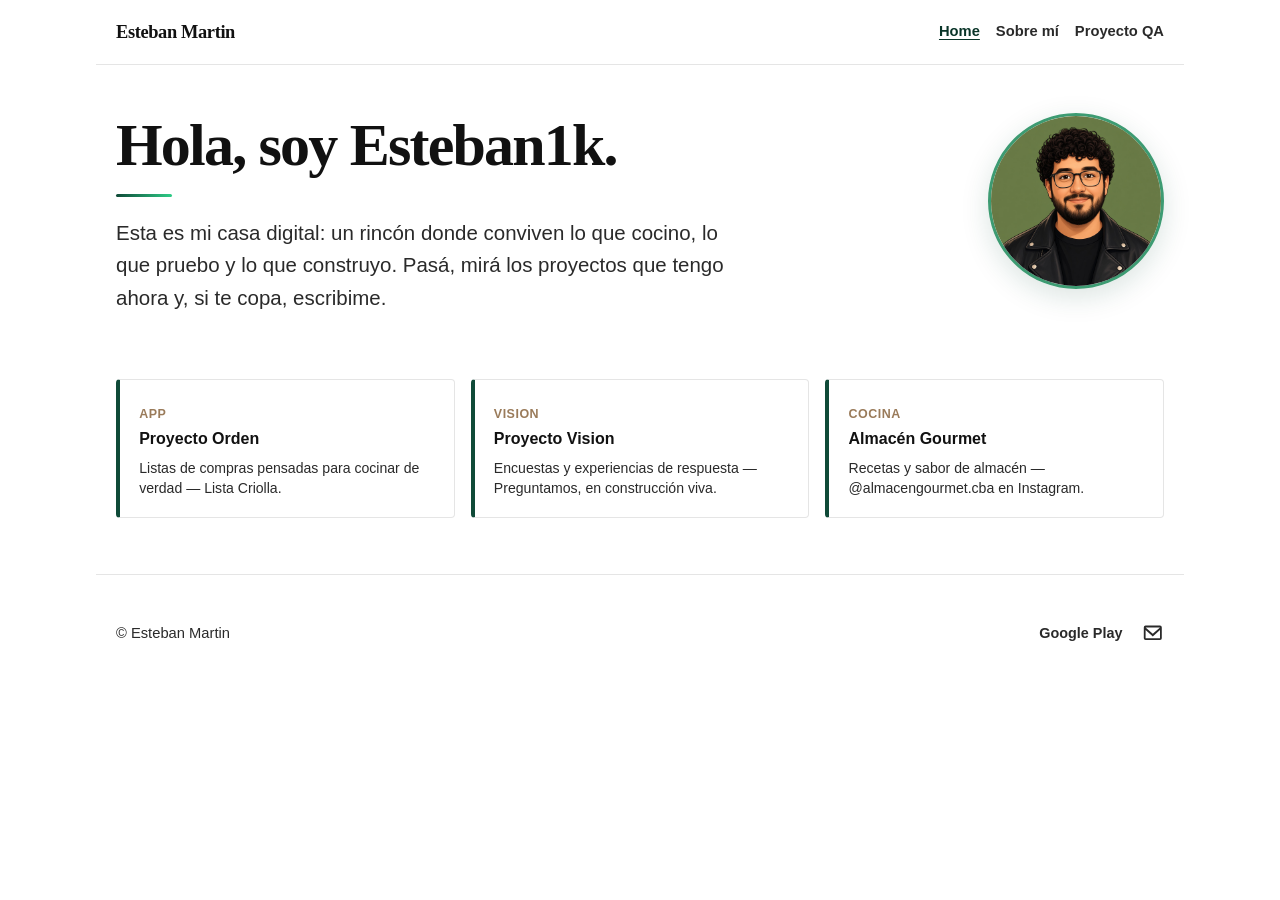
<file: index.html>
<!DOCTYPE html>
<html lang="es">
<head>
  <meta charset="utf-8" />
  <meta name="viewport" content="width=device-width, initial-scale=1" />
  <title>Esteban1k — cocina, calidad y código</title>
  <meta name="description" content="Mi casa en la web: proyectos, cocina y cómo pienso la calidad." />
  <meta name="robots" content="noindex, nofollow" />
  <link rel="stylesheet" href="assets/css/site.css" />
  <link rel="stylesheet" href="assets/css/emartin-overrides.css" />
</head>
<body>
  <a class="skip" href="#contenido">Saltar al contenido</a>
  <header class="site-header">
    <a class="logo" href="./">Esteban Martin</a>
    <nav class="nav" aria-label="Principal">
      <a href="./" aria-current="page">Home</a>
      <a href="sobre-mi.html">Sobre mí</a>
      <a href="proyecto-qa.html">Proyecto QA</a>
    </nav>
  </header>

  <main id="contenido" class="hero">
    <div class="hero-inner">
      <div class="hero-layout">
        <div>
          <h1 class="brand-hero">Hola, soy Esteban1k.</h1>
          <p class="hero-lead">
            Esta es mi casa digital: un rincón donde conviven lo que cocino, lo que pruebo y lo que construyo.
            Pasá, mirá los proyectos que tengo ahora y, si te copa, escribime.
          </p>
        </div>
        <!-- Avatar caricatura definitivo; no reemplazar por foto -->
        <img class="hero-avatar" src="assets/img/avatar-caricature-green.jpg" width="176" height="176" alt="Caricatura de Esteban" />
      </div>

      <nav class="project-grid" aria-label="Proyectos destacados">
        <a class="project-card" href="https://listacriolla.app" rel="noopener noreferrer">
          <span class="tag">App</span>
          Proyecto Orden
          <span>Listas de compras pensadas para cocinar de verdad — Lista Criolla.</span>
        </a>
        <a class="project-card" href="https://preguntamos.app" rel="noopener noreferrer">
          <span class="tag">Vision</span>
          Proyecto Vision
          <span>Encuestas y experiencias de respuesta — Preguntamos, en construcción viva.</span>
        </a>
        <a class="project-card project-card--earth" href="https://www.instagram.com/almacengourmet.cba/" rel="noopener noreferrer">
          <span class="tag">Cocina</span>
          Almacén Gourmet
          <span>Recetas y sabor de almacén — @almacengourmet.cba en Instagram.</span>
        </a>
      </nav>
    </div>
  </main>

  <footer class="site-footer">
    <div class="site-footer-row">
      <p>© Esteban Martin</p>
      <div class="footer-links">
        <a href="https://play.google.com/store/apps/dev?id=8246162642452157916" rel="noopener noreferrer">Google Play</a>
        <a class="footer-mail" href="mailto:hola@emartin.com.ar" aria-label="Enviar correo a Esteban">
          <svg viewBox="0 0 24 24" aria-hidden="true" focusable="false">
            <path d="M20 4H4a2 2 0 0 0-2 2v12a2 2 0 0 0 2 2h16a2 2 0 0 0 2-2V6a2 2 0 0 0-2-2zm0 2v.01L12 13 4 6.01V6h16zM4 18V8.99l8 6.99 8-6.99V18H4z"/>
          </svg>
        </a>
      </div>
    </div>
  </footer>
</body>
</html>
</file>
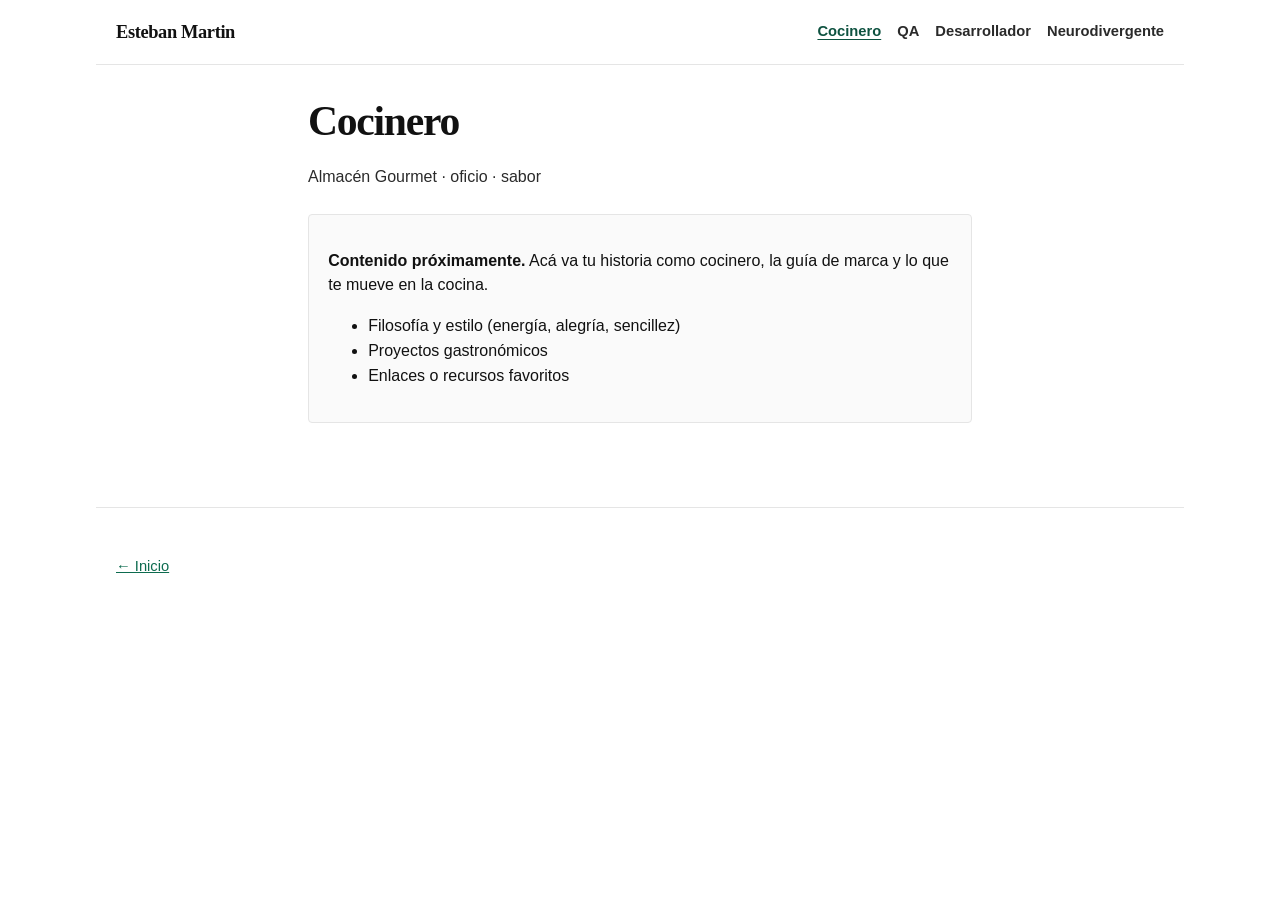
<file: cocina/index.html>
<!DOCTYPE html>
<html lang="es-AR">
<head>
  <meta charset="utf-8" />
  <meta name="viewport" content="width=device-width, initial-scale=1" />
  <title>Cocinero — Esteban Martin</title>
  <meta name="robots" content="noindex, nofollow" />
  <link rel="stylesheet" href="../assets/css/site.css" />
</head>
<body>
  <a class="skip" href="#contenido">Saltar al contenido</a>
  <header class="site-header">
    <a class="logo" href="../">Esteban Martin</a>
    <nav class="nav" aria-label="Principal">
      <a href="../cocina/" aria-current="page">Cocinero</a>
      <a href="../qa/">QA</a>
      <a href="../dev/">Desarrollador</a>
      <a href="../neuro/">Neurodivergente</a>
    </nav>
  </header>
  <main id="contenido" class="page">
    <h1>Cocinero</h1>
    <p class="meta">Almacén Gourmet · oficio · sabor</p>
    <div class="panel">
      <p><strong>Contenido próximamente.</strong> Acá va tu historia como cocinero, la guía de marca y lo que te mueve en la cocina.</p>
      <ul>
        <li>Filosofía y estilo (energía, alegría, sencillez)</li>
        <li>Proyectos gastronómicos</li>
        <li>Enlaces o recursos favoritos</li>
      </ul>
    </div>
  </main>
  <footer class="site-footer"><p><a href="../">← Inicio</a></p></footer>
</body>
</html>
</file>
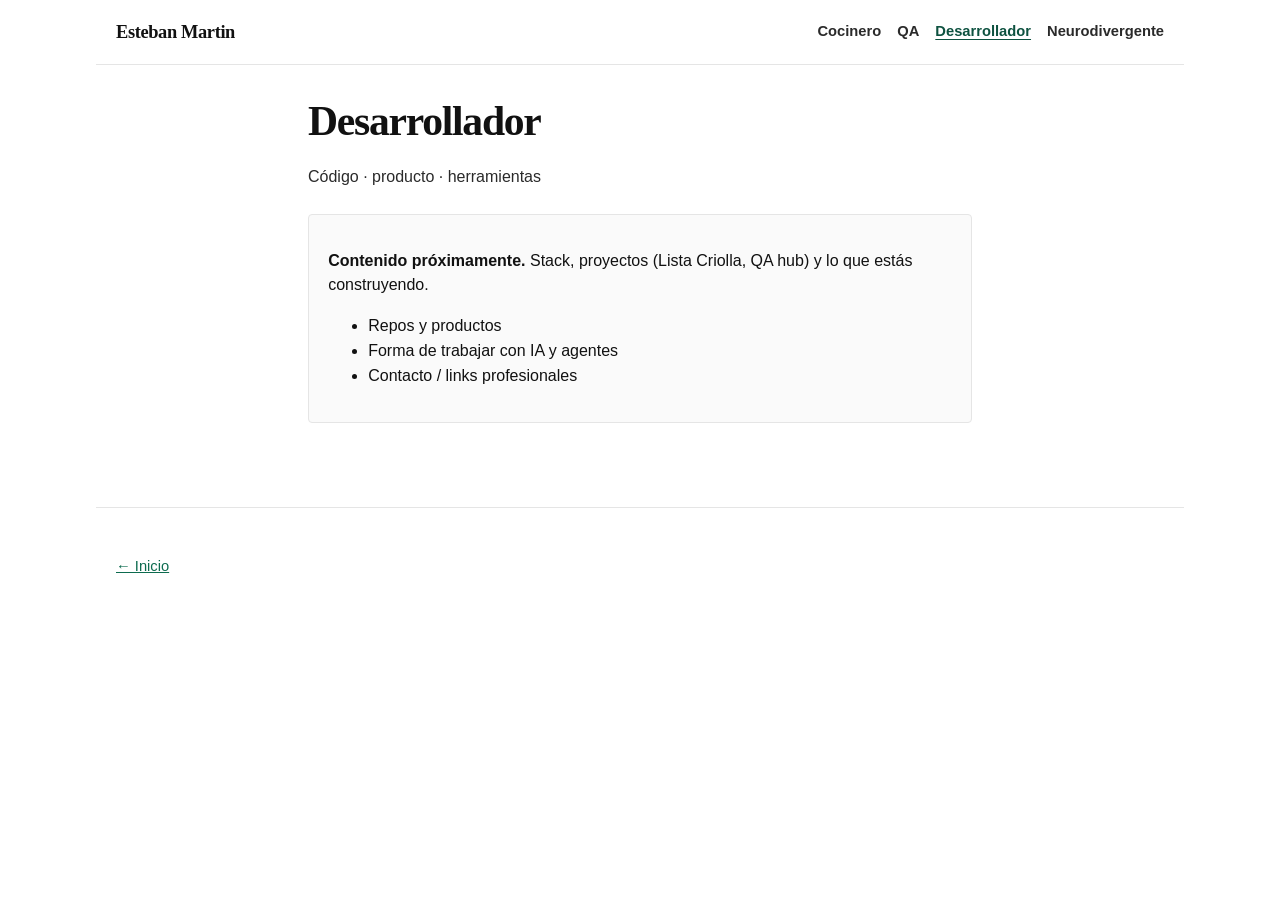
<file: dev/index.html>
<!DOCTYPE html>
<html lang="es-AR">
<head>
  <meta charset="utf-8" />
  <meta name="viewport" content="width=device-width, initial-scale=1" />
  <title>Desarrollador — Esteban Martin</title>
  <meta name="robots" content="noindex, nofollow" />
  <link rel="stylesheet" href="../assets/css/site.css" />
</head>
<body>
  <a class="skip" href="#contenido">Saltar al contenido</a>
  <header class="site-header">
    <a class="logo" href="../">Esteban Martin</a>
    <nav class="nav" aria-label="Principal">
      <a href="../cocina/">Cocinero</a>
      <a href="../qa/">QA</a>
      <a href="../dev/" aria-current="page">Desarrollador</a>
      <a href="../neuro/">Neurodivergente</a>
    </nav>
  </header>
  <main id="contenido" class="page">
    <h1>Desarrollador</h1>
    <p class="meta">Código · producto · herramientas</p>
    <div class="panel">
      <p><strong>Contenido próximamente.</strong> Stack, proyectos (Lista Criolla, QA hub) y lo que estás construyendo.</p>
      <ul>
        <li>Repos y productos</li>
        <li>Forma de trabajar con IA y agentes</li>
        <li>Contacto / links profesionales</li>
      </ul>
    </div>
  </main>
  <footer class="site-footer"><p><a href="../">← Inicio</a></p></footer>
</body>
</html>
</file>
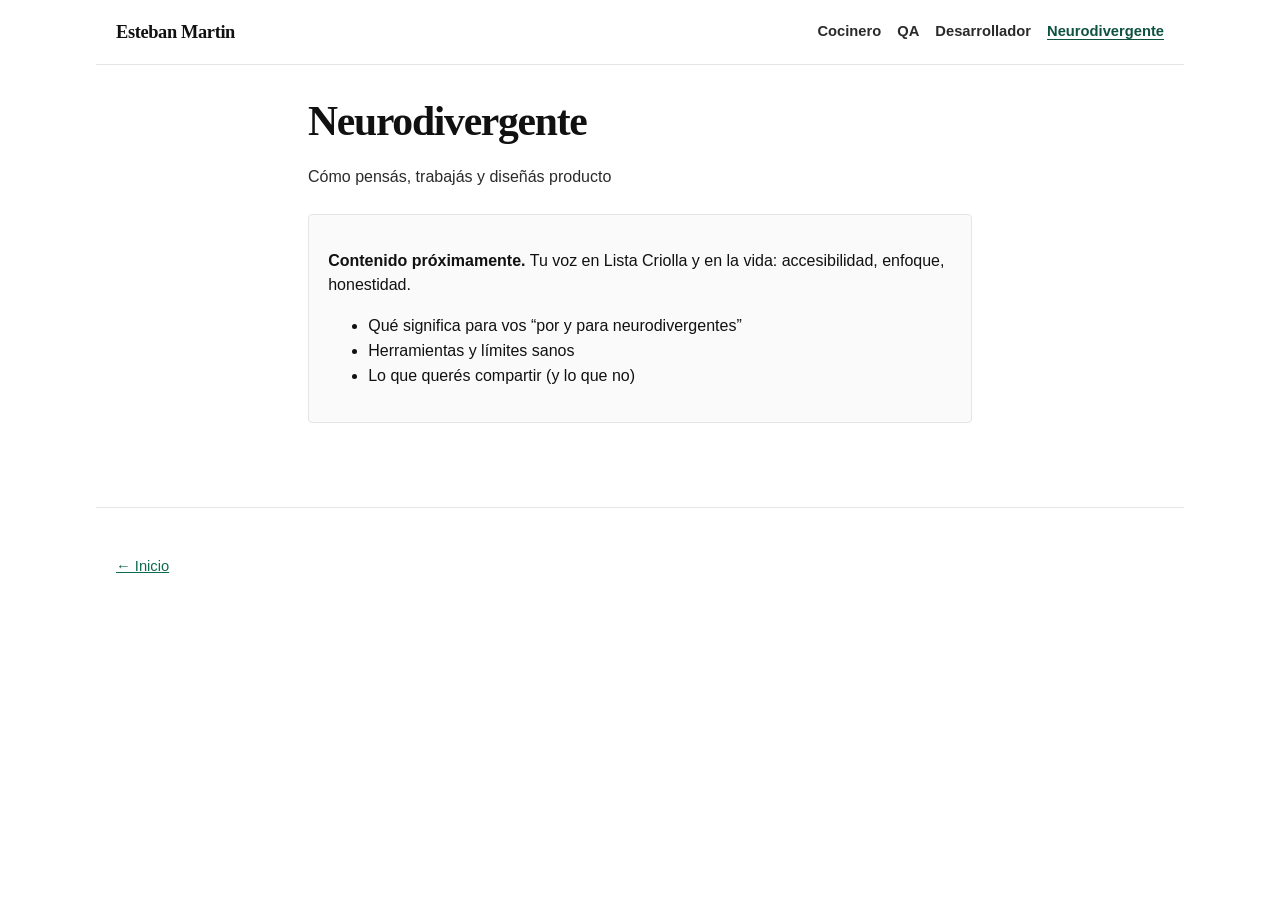
<file: neuro/index.html>
<!DOCTYPE html>
<html lang="es-AR">
<head>
  <meta charset="utf-8" />
  <meta name="viewport" content="width=device-width, initial-scale=1" />
  <title>Neurodivergente — Esteban Martin</title>
  <meta name="robots" content="noindex, nofollow" />
  <link rel="stylesheet" href="../assets/css/site.css" />
</head>
<body>
  <a class="skip" href="#contenido">Saltar al contenido</a>
  <header class="site-header">
    <a class="logo" href="../">Esteban Martin</a>
    <nav class="nav" aria-label="Principal">
      <a href="../cocina/">Cocinero</a>
      <a href="../qa/">QA</a>
      <a href="../dev/">Desarrollador</a>
      <a href="../neuro/" aria-current="page">Neurodivergente</a>
    </nav>
  </header>
  <main id="contenido" class="page">
    <h1>Neurodivergente</h1>
    <p class="meta">Cómo pensás, trabajás y diseñás producto</p>
    <div class="panel">
      <p><strong>Contenido próximamente.</strong> Tu voz en Lista Criolla y en la vida: accesibilidad, enfoque, honestidad.</p>
      <ul>
        <li>Qué significa para vos “por y para neurodivergentes”</li>
        <li>Herramientas y límites sanos</li>
        <li>Lo que querés compartir (y lo que no)</li>
      </ul>
    </div>
  </main>
  <footer class="site-footer"><p><a href="../">← Inicio</a></p></footer>
</body>
</html>
</file>
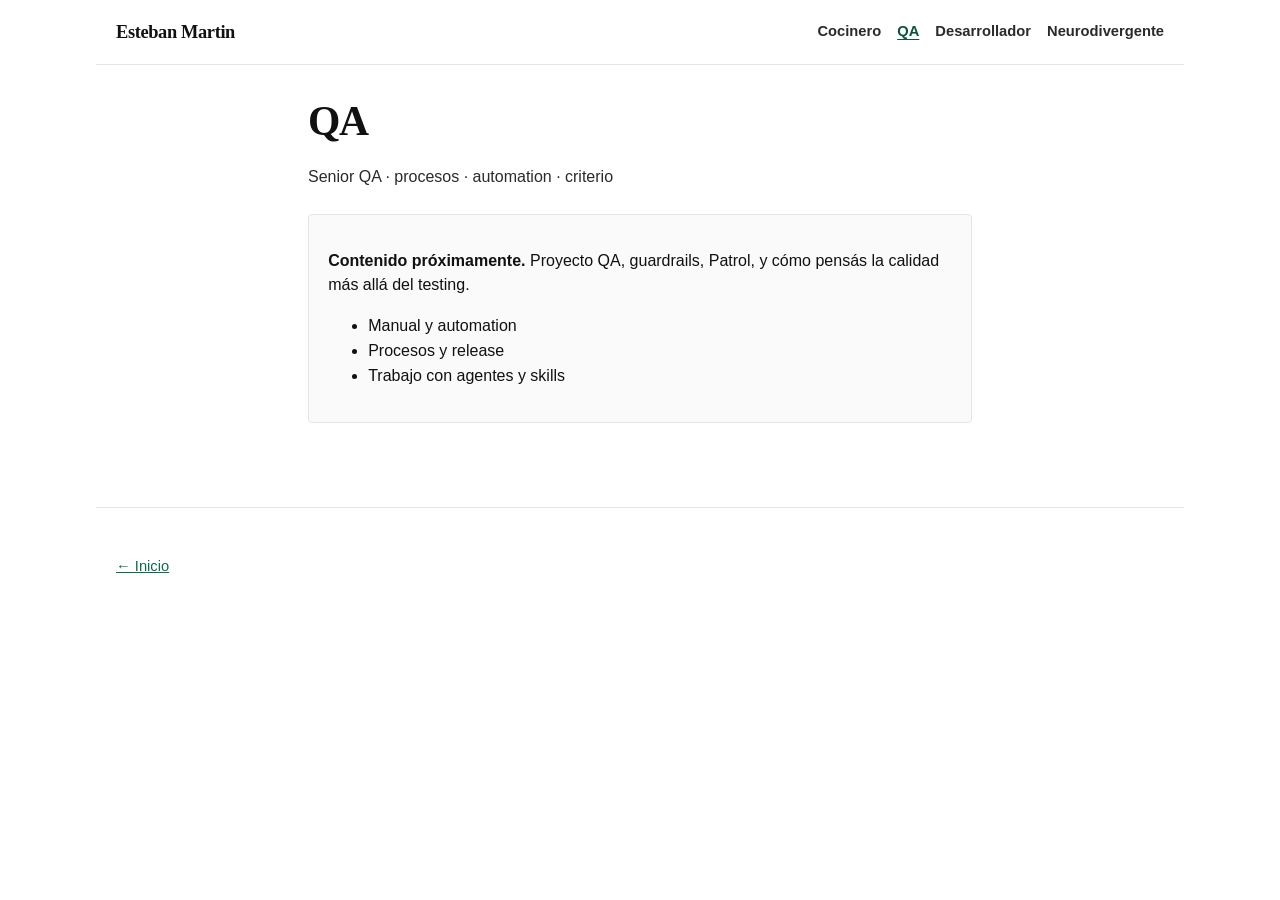
<file: qa/index.html>
<!DOCTYPE html>
<html lang="es-AR">
<head>
  <meta charset="utf-8" />
  <meta name="viewport" content="width=device-width, initial-scale=1" />
  <title>QA — Esteban Martin</title>
  <meta name="robots" content="noindex, nofollow" />
  <link rel="stylesheet" href="../assets/css/site.css" />
</head>
<body>
  <a class="skip" href="#contenido">Saltar al contenido</a>
  <header class="site-header">
    <a class="logo" href="../">Esteban Martin</a>
    <nav class="nav" aria-label="Principal">
      <a href="../cocina/">Cocinero</a>
      <a href="../qa/" aria-current="page">QA</a>
      <a href="../dev/">Desarrollador</a>
      <a href="../neuro/">Neurodivergente</a>
    </nav>
  </header>
  <main id="contenido" class="page">
    <h1>QA</h1>
    <p class="meta">Senior QA · procesos · automation · criterio</p>
    <div class="panel">
      <p><strong>Contenido próximamente.</strong> Proyecto QA, guardrails, Patrol, y cómo pensás la calidad más allá del testing.</p>
      <ul>
        <li>Manual y automation</li>
        <li>Procesos y release</li>
        <li>Trabajo con agentes y skills</li>
      </ul>
    </div>
  </main>
  <footer class="site-footer"><p><a href="../">← Inicio</a></p></footer>
</body>
</html>
</file>
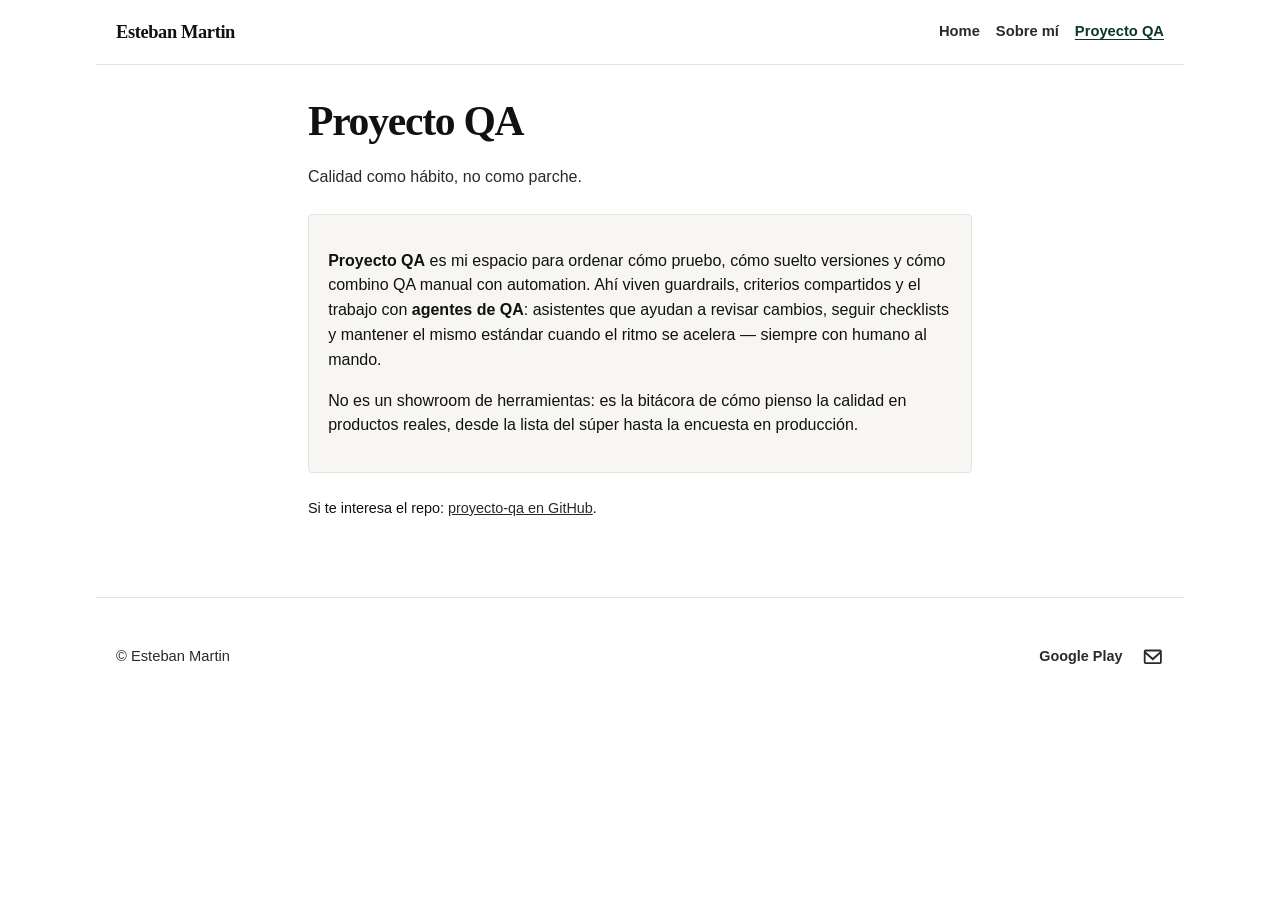
<file: proyecto-qa.html>
<!DOCTYPE html>
<html lang="es">
<head>
  <meta charset="utf-8" />
  <meta name="viewport" content="width=device-width, initial-scale=1" />
  <title>Proyecto QA — Esteban1k</title>
  <meta name="description" content="Qué es Proyecto QA: calidad, procesos y agentes que ayudan a revisar." />
  <meta name="robots" content="noindex, nofollow" />
  <link rel="stylesheet" href="assets/css/site.css" />
  <link rel="stylesheet" href="assets/css/emartin-overrides.css" />
</head>
<body>
  <a class="skip" href="#contenido">Saltar al contenido</a>
  <header class="site-header">
    <a class="logo" href="./">Esteban Martin</a>
    <nav class="nav" aria-label="Principal">
      <a href="./">Home</a>
      <a href="sobre-mi.html">Sobre mí</a>
      <a href="proyecto-qa.html" aria-current="page">Proyecto QA</a>
    </nav>
  </header>

  <main id="contenido" class="page">
    <h1>Proyecto QA</h1>
    <p class="meta">Calidad como hábito, no como parche.</p>

    <div class="panel">
      <p>
        <strong>Proyecto QA</strong> es mi espacio para ordenar cómo pruebo, cómo suelto versiones y cómo
        combino QA manual con automation. Ahí viven guardrails, criterios compartidos y el trabajo con
        <strong>agentes de QA</strong>: asistentes que ayudan a revisar cambios, seguir checklists y mantener
        el mismo estándar cuando el ritmo se acelera — siempre con humano al mando.
      </p>
      <p>
        No es un showroom de herramientas: es la bitácora de cómo pienso la calidad en productos reales,
        desde la lista del súper hasta la encuesta en producción.
      </p>
    </div>

    <p class="qa-github">
      Si te interesa el repo: <a href="https://github.com/esteban1k/proyecto-qa" rel="noopener noreferrer">proyecto-qa en GitHub</a>.
    </p>
  </main>

  <footer class="site-footer">
    <div class="site-footer-row">
      <p>© Esteban Martin</p>
      <div class="footer-links">
        <a href="https://play.google.com/store/apps/dev?id=8246162642452157916" rel="noopener noreferrer">Google Play</a>
        <a class="footer-mail" href="mailto:hola@emartin.com.ar" aria-label="Enviar correo a Esteban">
          <svg viewBox="0 0 24 24" aria-hidden="true" focusable="false">
            <path d="M20 4H4a2 2 0 0 0-2 2v12a2 2 0 0 0 2 2h16a2 2 0 0 0 2-2V6a2 2 0 0 0-2-2zm0 2v.01L12 13 4 6.01V6h16zM4 18V8.99l8 6.99 8-6.99V18H4z"/>
          </svg>
        </a>
      </div>
    </div>
  </footer>
</body>
</html>
</file>
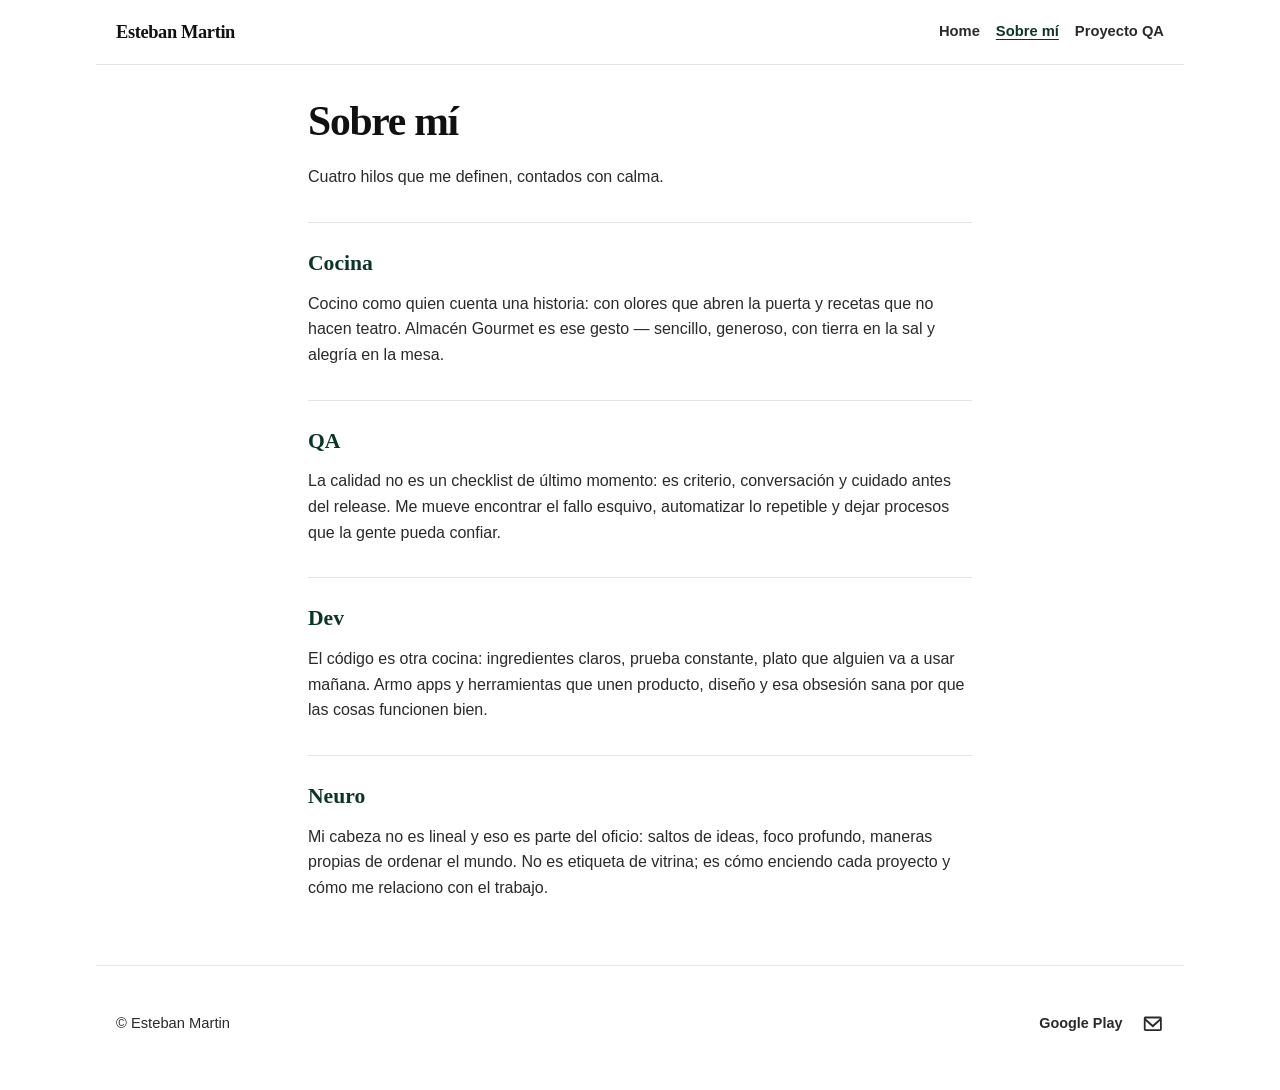
<file: sobre-mi.html>
<!DOCTYPE html>
<html lang="es">
<head>
  <meta charset="utf-8" />
  <meta name="viewport" content="width=device-width, initial-scale=1" />
  <title>Sobre mí — Esteban1k</title>
  <meta name="description" content="Cocina, QA, desarrollo y cómo pienso — en pocas palabras." />
  <meta name="robots" content="noindex, nofollow" />
  <link rel="stylesheet" href="assets/css/site.css" />
  <link rel="stylesheet" href="assets/css/emartin-overrides.css" />
</head>
<body>
  <a class="skip" href="#contenido">Saltar al contenido</a>
  <header class="site-header">
    <a class="logo" href="./">Esteban Martin</a>
    <nav class="nav" aria-label="Principal">
      <a href="./">Home</a>
      <a href="sobre-mi.html" aria-current="page">Sobre mí</a>
      <a href="proyecto-qa.html">Proyecto QA</a>
    </nav>
  </header>

  <main id="contenido" class="page">
    <h1>Sobre mí</h1>
    <p class="meta">Cuatro hilos que me definen, contados con calma.</p>

    <section class="stack-section" aria-labelledby="pilar-cocina">
      <h2 id="pilar-cocina">Cocina</h2>
      <p>
        Cocino como quien cuenta una historia: con olores que abren la puerta y recetas que no hacen
        teatro. Almacén Gourmet es ese gesto — sencillo, generoso, con tierra en la sal y alegría en la mesa.
      </p>
    </section>

    <section class="stack-section" aria-labelledby="pilar-qa">
      <h2 id="pilar-qa">QA</h2>
      <p>
        La calidad no es un checklist de último momento: es criterio, conversación y cuidado antes del release.
        Me mueve encontrar el fallo esquivo, automatizar lo repetible y dejar procesos que la gente pueda confiar.
      </p>
    </section>

    <section class="stack-section" aria-labelledby="pilar-dev">
      <h2 id="pilar-dev">Dev</h2>
      <p>
        El código es otra cocina: ingredientes claros, prueba constante, plato que alguien va a usar mañana.
        Armo apps y herramientas que unen producto, diseño y esa obsesión sana por que las cosas funcionen bien.
      </p>
    </section>

    <section class="stack-section" aria-labelledby="pilar-neuro">
      <h2 id="pilar-neuro">Neuro</h2>
      <p>
        Mi cabeza no es lineal y eso es parte del oficio: saltos de ideas, foco profundo, maneras propias de
        ordenar el mundo. No es etiqueta de vitrina; es cómo enciendo cada proyecto y cómo me relaciono con el trabajo.
      </p>
    </section>
  </main>

  <footer class="site-footer">
    <div class="site-footer-row">
      <p>© Esteban Martin</p>
      <div class="footer-links">
        <a href="https://play.google.com/store/apps/dev?id=8246162642452157916" rel="noopener noreferrer">Google Play</a>
        <a class="footer-mail" href="mailto:hola@emartin.com.ar" aria-label="Enviar correo a Esteban">
          <svg viewBox="0 0 24 24" aria-hidden="true" focusable="false">
            <path d="M20 4H4a2 2 0 0 0-2 2v12a2 2 0 0 0 2 2h16a2 2 0 0 0 2-2V6a2 2 0 0 0-2-2zm0 2v.01L12 13 4 6.01V6h16zM4 18V8.99l8 6.99 8-6.99V18H4z"/>
          </svg>
        </a>
      </div>
    </div>
  </footer>
</body>
</html>
</file>
<file: assets/css/site.css>
/* emartin-web · paleta inspirada en Guía Almacén Gourmet + verdes Lista Criolla */
:root {
  --bg: #ffffff;
  --text: #111111;
  --muted: #2a2a2a;
  --surface: #fafafa;
  --surface-2: #f3f3f3;
  --border: #e5e5e5;
  --primary: #156b52;
  --primary-dark: #0e5240;
  --primary-line: #5cb896;
  --accent-glow: #2ecc87;
  --link: #0d6b4f;
  --max: 68rem;
  --font-display: "Iowan Old Style", "Palatino Linotype", Palatino, Georgia, serif;
  --font-body: "Avenir Next", "Segoe UI", "Helvetica Neue", Helvetica, sans-serif;
}

*,
*::before,
*::after {
  box-sizing: border-box;
}

html {
  scroll-behavior: smooth;
}

body {
  margin: 0;
  min-height: 100vh;
  font-family: var(--font-body);
  color: var(--text);
  background: var(--bg);
  line-height: 1.55;
}

a {
  color: var(--link);
}

a:hover {
  text-decoration-thickness: 2px;
}

.skip {
  position: absolute;
  left: -999px;
  top: 0;
  background: var(--text);
  color: var(--bg);
  padding: 0.5rem 1rem;
  z-index: 100;
}

.skip:focus {
  left: 0.5rem;
  top: 0.5rem;
}

.site-header {
  display: flex;
  align-items: center;
  justify-content: space-between;
  gap: 1rem;
  max-width: var(--max);
  margin: 0 auto;
  padding: 1.1rem 1.25rem;
  border-bottom: 1px solid var(--border);
}

.logo {
  font-family: var(--font-display);
  font-weight: 700;
  font-size: 1.15rem;
  letter-spacing: -0.02em;
  color: var(--text);
  text-decoration: none;
}

.nav {
  display: flex;
  flex-wrap: wrap;
  gap: 0.5rem 1rem;
  justify-content: flex-end;
}

.nav a {
  color: var(--muted);
  text-decoration: none;
  font-size: 0.92rem;
  font-weight: 600;
}

.nav a:hover,
.nav a[aria-current="page"] {
  color: var(--primary-dark);
  text-decoration: underline;
  text-underline-offset: 0.2em;
}

/* Home hero — estilo editorial (portfolio + recetario): blanco, sin degradés */
.hero {
  min-height: auto;
  display: block;
}

.hero-plane {
  display: none;
}

.hero-inner {
  max-width: var(--max);
  width: 100%;
  margin: 0 auto;
  padding: 3rem 1.25rem 3.5rem;
}

.brand-hero {
  font-family: var(--font-display);
  font-size: clamp(2.4rem, 7vw, 3.75rem);
  line-height: 1.08;
  letter-spacing: -0.03em;
  margin: 0 0 1.25rem;
  font-weight: 700;
}

.brand-hero::after {
  content: "";
  display: block;
  width: 3.5rem;
  height: 3px;
  margin-top: 1rem;
  background: var(--primary);
  border-radius: 2px;
}

.hero-lead {
  font-size: clamp(1.05rem, 2.2vw, 1.28rem);
  max-width: 38rem;
  margin: 0 0 1.75rem;
  color: var(--muted);
  line-height: 1.6;
}

.pillar-grid {
  display: grid;
  grid-template-columns: repeat(auto-fit, minmax(11rem, 1fr));
  gap: 0.85rem;
  margin: 2rem 0 0;
}

.pillar-card {
  display: block;
  padding: 1rem 1.1rem 1rem 1.15rem;
  background: var(--bg);
  border: 1px solid var(--border);
  border-left: 4px solid var(--primary);
  border-radius: 0.25rem;
  text-decoration: none;
  color: var(--text);
  font-weight: 700;
  transition: border-color 0.15s ease, box-shadow 0.15s ease;
}

.pillar-card:hover {
  border-left-color: var(--accent-glow);
  box-shadow: 0 2px 12px rgba(0, 0, 0, 0.06);
  text-decoration: none;
}

.pillar-card span {
  display: block;
  font-weight: 500;
  font-size: 0.88rem;
  color: var(--muted);
  margin-top: 0.35rem;
}

.page {
  max-width: 44rem;
  margin: 0 auto;
  padding: 1.5rem 1.25rem 4rem;
}

.page h1 {
  font-family: var(--font-display);
  font-size: clamp(2rem, 5vw, 2.6rem);
  letter-spacing: -0.03em;
  margin: 0 0 0.75rem;
}

.page .meta {
  color: var(--muted);
  margin: 0 0 1.5rem;
}

.panel {
  background: var(--surface);
  padding: 1.1rem 1.2rem;
  margin: 1.25rem 0;
  border: 1px solid var(--border);
  border-radius: 0.25rem;
}

.site-footer {
  max-width: var(--max);
  margin: 0 auto;
  padding: 2rem 1.25rem 2.5rem;
  border-top: 1px solid var(--border);
  color: var(--muted);
  font-size: 0.92rem;
}

@media (prefers-reduced-motion: reduce) {
  * {
    animation: none !important;
    transition: none !important;
  }
}

@media (max-width: 640px) {
  .site-header {
    flex-direction: column;
    align-items: flex-start;
  }
}
</file>
<file: assets/css/emartin-overrides.css>
/* emartin-web · decisiones 4B+6C: oliva oscuro con brillo + acento tierra/cocina */

:root {
  --primary: #0f4a38;
  --primary-dark: #0a3529;
  --primary-line: #3d9b72;
  --accent-glow: #2ecc87;
  --accent-earth: #9a7b5a;
  --accent-earth-soft: #c4a882;
  --link: #0d5c45;
  --surface: #f7f6f3;
  --surface-2: #efe9e1;
}

.brand-hero::after {
  background: linear-gradient(90deg, var(--primary), var(--accent-glow));
}

.pillar-card,
.project-card {
  border-left-color: var(--primary);
}

.pillar-card:hover,
.project-card:hover {
  border-left-color: var(--accent-glow);
  box-shadow: 0 4px 18px rgba(15, 74, 56, 0.1);
}

.project-card--earth {
  border-left-color: var(--accent-earth);
}

.project-card--earth:hover {
  border-left-color: var(--accent-earth-soft);
}

.hero-layout {
  display: grid;
  grid-template-columns: minmax(0, 1fr) auto;
  gap: 2rem;
  align-items: start;
}

.hero-avatar {
  width: clamp(7rem, 22vw, 11rem);
  height: auto;
  border-radius: 50%;
  border: 3px solid var(--primary-line);
  box-shadow: 0 8px 28px rgba(15, 74, 56, 0.15);
}

.project-grid {
  display: grid;
  grid-template-columns: repeat(auto-fit, minmax(14rem, 1fr));
  gap: 1rem;
  margin: 2.25rem 0 0;
}

.project-card {
  display: block;
  padding: 1.15rem 1.2rem;
  background: var(--bg);
  border: 1px solid var(--border);
  border-left: 4px solid var(--primary);
  border-radius: 0.25rem;
  text-decoration: none;
  color: var(--text);
  font-weight: 700;
  transition: border-color 0.15s ease, box-shadow 0.15s ease;
}

.project-card span {
  display: block;
  font-weight: 500;
  font-size: 0.88rem;
  color: var(--muted);
  margin-top: 0.4rem;
  line-height: 1.45;
}

.project-card .tag {
  font-size: 0.78rem;
  font-weight: 600;
  letter-spacing: 0.04em;
  text-transform: uppercase;
  color: var(--accent-earth);
  margin-bottom: 0.25rem;
}

.stack-section {
  margin: 2rem 0 0;
  padding-top: 1.5rem;
  border-top: 1px solid var(--border);
}

.stack-section h2 {
  font-family: var(--font-display);
  font-size: 1.35rem;
  margin: 0 0 0.65rem;
  color: var(--primary-dark);
}

.stack-section p {
  margin: 0;
  color: var(--muted);
  line-height: 1.6;
}

.site-footer-row {
  display: flex;
  flex-wrap: wrap;
  align-items: center;
  justify-content: space-between;
  gap: 1rem;
}

.footer-links {
  display: flex;
  align-items: center;
  gap: 1.25rem;
}

.footer-links a {
  color: var(--muted);
  text-decoration: none;
  font-weight: 600;
  font-size: 0.9rem;
}

.footer-links a:hover {
  color: var(--primary-dark);
}

.footer-mail svg {
  display: block;
  width: 1.35rem;
  height: 1.35rem;
  fill: currentColor;
}

.qa-github {
  margin-top: 1.5rem;
  font-size: 0.9rem;
}

.qa-github a {
  color: var(--muted);
}

@media (max-width: 720px) {
  .hero-layout {
    grid-template-columns: 1fr;
  }

  .hero-avatar {
    justify-self: start;
  }
}
</file>
